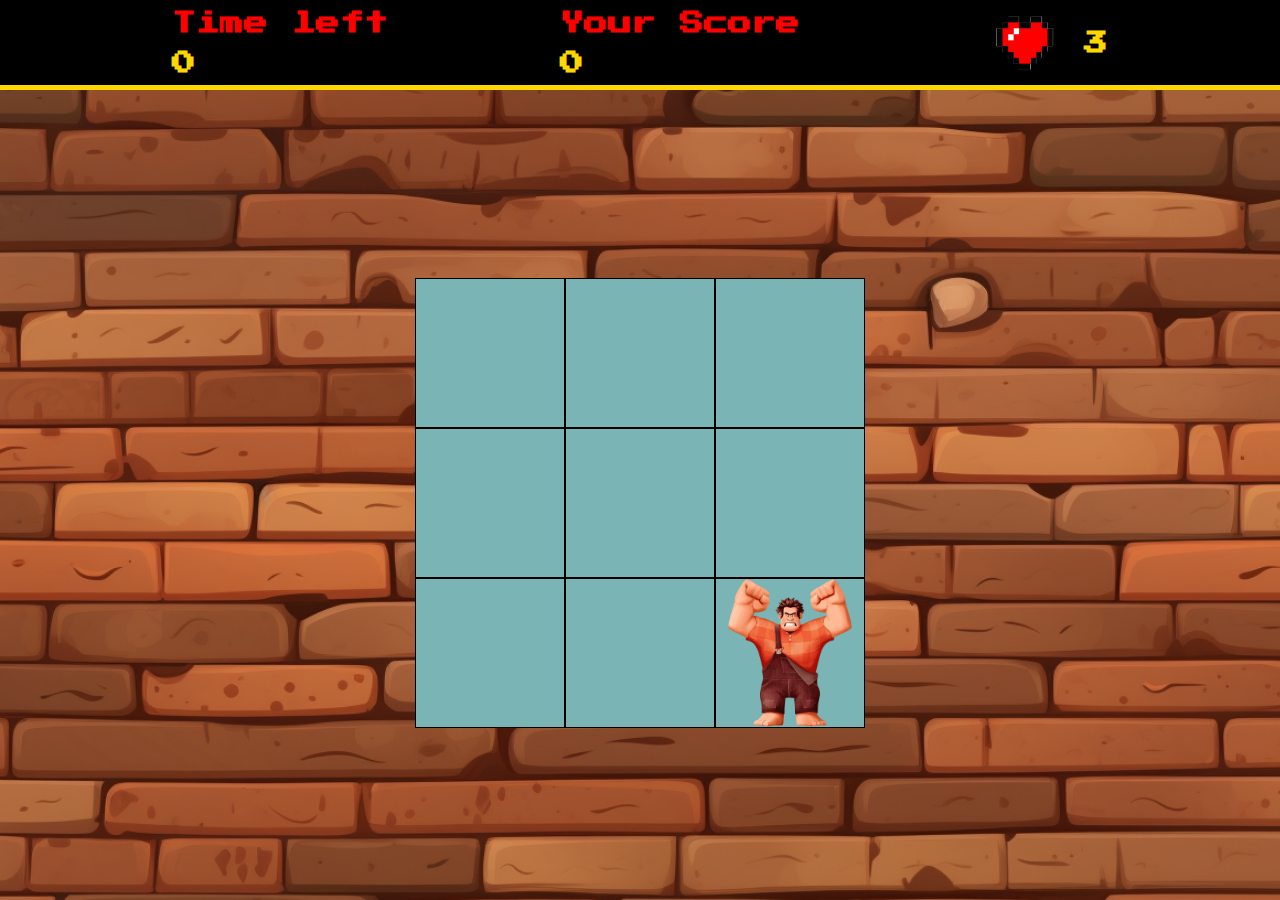
<file: detona-ralph-aula/index.html>
<!DOCTYPE html>
<html lang="pt-br">
<head>
    <meta charset="UTF-8">
    <meta name="viewport" content="width=device-width, initial-scale=1.0">
    <title>Detona Ralph</title>

    <link rel="preconnect" href="https://fonts.googleapis.com">
    <link rel="preconnect" href="https://fonts.gstatic.com" crossorigin>
    <link href="https://fonts.googleapis.com/css2?family=Press+Start+2P&display=swap" rel="stylesheet">
    <!--  -->
    <!--styles-->
    <link rel="stylesheet" href="./src/styles/reset.css">
    <link rel="stylesheet" href="./src/styles/main.css">
</head>
<body>

    <div class="container">
        <div class="menu">
            <div class="menu-time">
                <h2 style="color:red;">Time left</h2>
                <h2 id="time-left">0</h2>
            </div>
            <div class="menu-score">
                <h2 style="color: red;">Your Score</h2>
                <h2 id="score">0</h2>
            </div>
            <div class="menu-lives">
                <img src="./src/images/heart.png" alt="" style="height: 60px;">
                <h2 id="live">x3</h2>
            </div>
        </div>

        <div class="panel">
            <div class="panel-row">
                <div class="square enemy" id="1"></div>
                <div class="square" id="2"></div>
                <div class="square" id="3"></div>
            </div>

            <div class="panel-row">
                <div class="square" id="4"></div>
                <div class="square" id="5"></div>
                <div class="square" id="6"></div>
            </div>

            <div class="panel-row">
                <div class="square" id="7"></div>
                <div class="square" id="8"></div>
                <div class="square" id="9"></div>
            </div>
        </div>
    </div>

    <script defer src="./src/scripts/engine.js"></script>
</body>
</html>
</file>
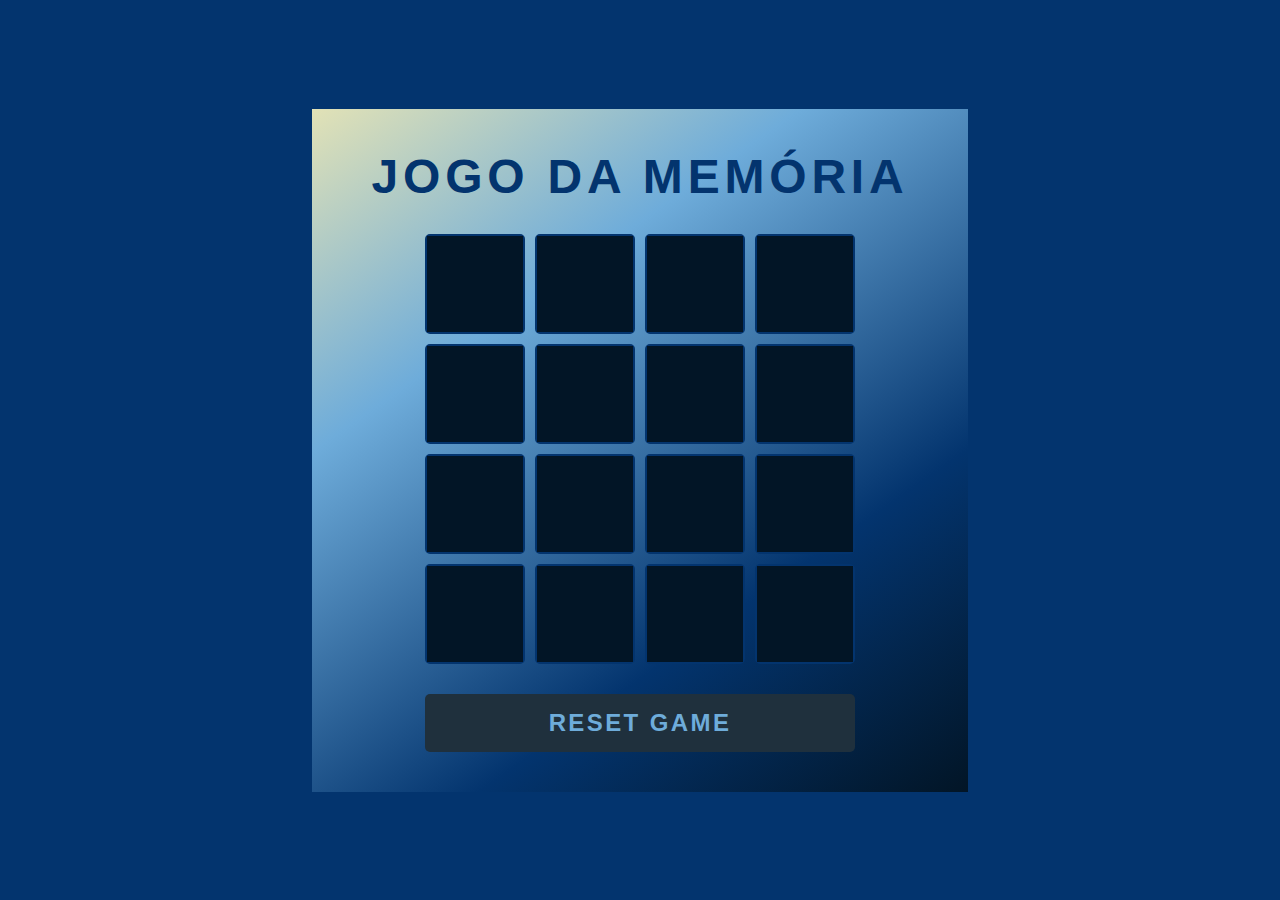
<file: memory-game/index.html>
<!DOCTYPE html>
<html lang="pt-BR">
<head>
    <meta charset="UTF-8">
    <meta name="viewport" content="width=device-width, initial-scale=1.0">
    <title>Jogo da Memória</title>
    <link rel="stylesheet" href="./src/styles/reset.css">
    <link rel="stylesheet" href="./src/styles/main.css">
    
</head>
<body>
    <div class="container">
        <h2>JOGO DA MEMÓRIA</h2>
        <div class="game"></div>
        <button class="reset" onclick="window.location.reload()">RESET GAME</button>
    </div>


    <script src="./src/scripts/script.js" defer></script>
</body>
</html>
</file>
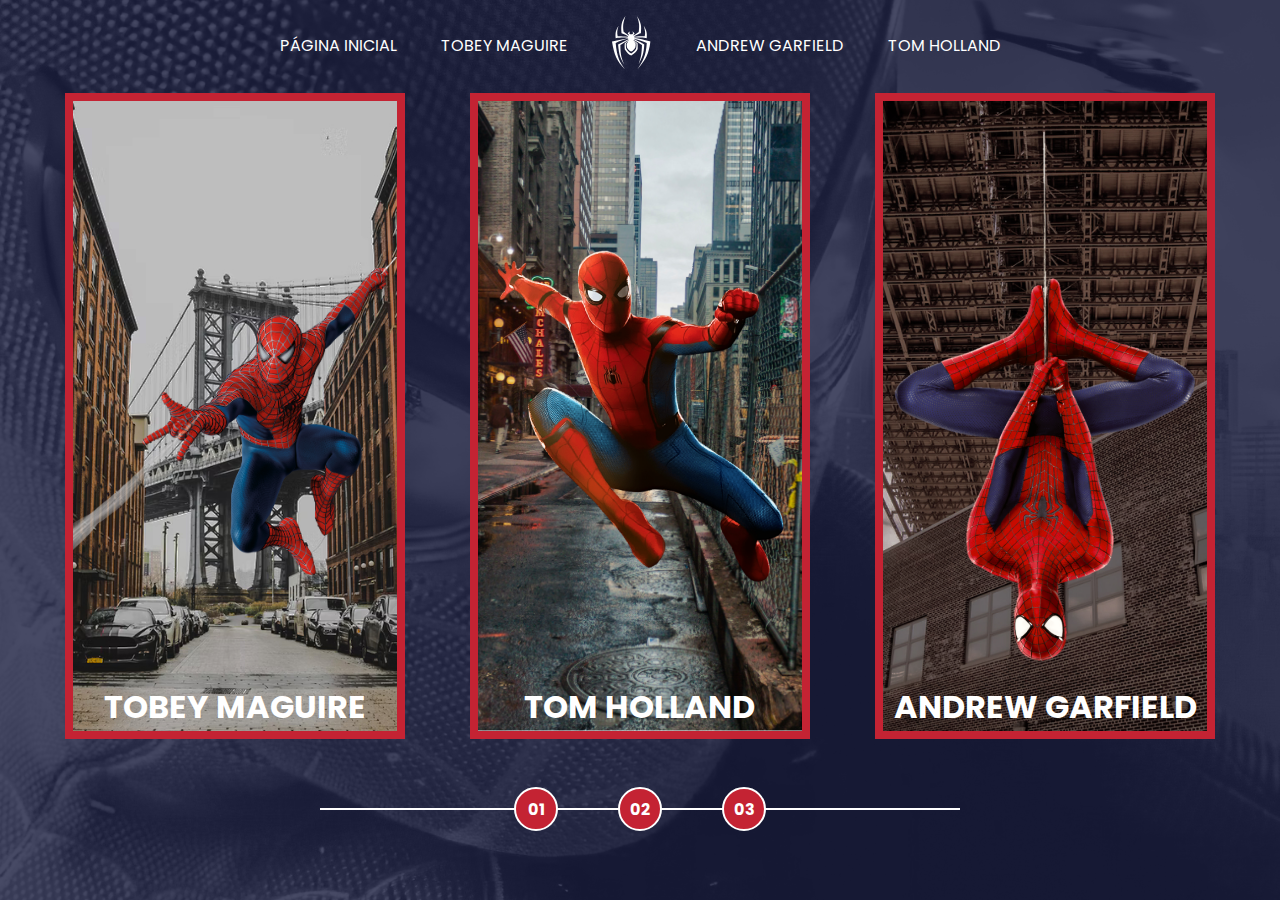
<file: multiverso-spider-man/index.html>
<!DOCTYPE html>
<html lang="pt-br">
<head>
    <meta charset="UTF-8">
    <meta name="viewport" content="width=device-width, initial-scale=1.0">
    <!-- CSS  -->
    <link rel="stylesheet" href="/multiverso-spider-man/assets/css/home-page-style.css">

    <script src="assets/script/card-hover-animation.js"></script>

    <title>Spider Man | Multiverse</title>
</head>
<body>
    <nav class="spider-menu">
        <ul>
            <li class="spider-menu__item">
                <a href="/">Página Inicial</a>
            </li>
            <li class="spider-menu__item">
                <a href="#">Tobey Maguire</a>
            </li>
            <li class="spider-menu__item spider-menu__icon">
                <img src="assets/images/icons/spider.svg" alt="aranha toda branca">
            </li>
            <li class="spider-menu__item">
                <a href="#">Andrew Garfield</a>
            </li>
            <li class="spider-menu__item">
                <a href="#">Tom holland</a>
            </li>
        </ul>
    </nav> <!----------------------------------------spider menu-->

    <div class="spider-container">
        <a href="#" class="spider-card" id="spider-man-01">
            <img src="./assets/images/pic-sm-bg-01.jpg" class="spider-card__background" alt="">
            <img src="./assets/images/spider-man-01.png" class="spider-card__image"
            alt="Tobey Maguire">
            <h2 class="spider-card__title">Tobey Maguire</h2>
        </a>
        <a href="#" class="spider-card" id="spider-man-02">
            <img src="./assets/images/pic-sm-bg-02.jpg" class="spider-card__background" alt="">
            <img src="./assets/images/spider-man-02.png" class="spider-card__image"
            alt="Tom holland">
            <h2 class="spider-card__title">Tom holland</h2>
        </a>
        <a href="#" class="spider-card" id="spider-man-03">
            <img src="./assets/images/pic-sm-bg-03.jpg" class="spider-card__background" alt="">
            <img src="./assets/images/spider-man-03.png" class="spider-card__image" alt="Andrew Garfield">
            <h2 class="spider-card__title">Andrew Garfield</h2>
        </a>
    </div> <!-------------------------------------spider container-->

    <div class="spider-controller">
        <div class="spider-controller__button">
            01
        </div>
        <div class="spider-controller__button">
            02
        </div>
        <div class="spider-controller__button">
            03
        </div>
        <div class="spider-controller__line"></div>
    </div><!---------------------------------------spider controller-->

    
</body>
</html>
</file>
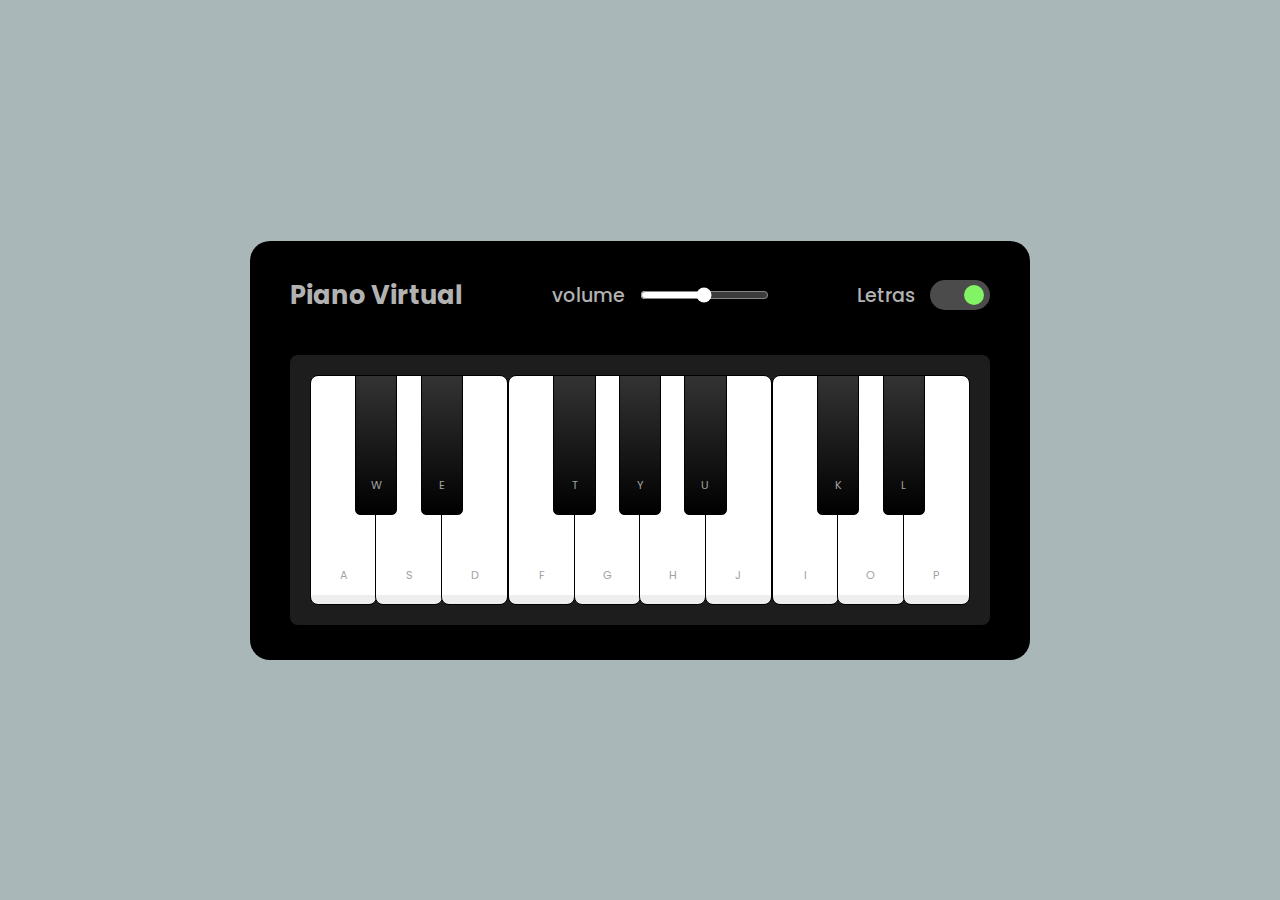
<file: piano/index.html>
<!DOCTYPE html>
<html lang="pt-br">
<head>
    <meta charset="UTF-8">
    <meta name="viewport" content="width=device-width, initial-scale=1.0">

    <link rel="preconnect" href="https://fonts.googleapis.com">
    <link rel="preconnect" href="https://fonts.gstatic.com" crossorigin>
    <link href="https://fonts.googleapis.com/css2?family=Poppins:ital,wght@0,100;0,200;0,300;0,400;0,500;0,600;0,700;0,800;0,900;1,100;1,200;1,300;1,400;1,500;1,600;1,700;1,800;1,900&display=swap" rel="stylesheet">

    
    <link rel="stylesheet" href="./src/styles/reset.css">
    <link rel="stylesheet" href="./src/styles/main.css">

    <title>Piano Virtual</title>
</head>
<body>
    

    <div class="container">
        <header>
            <h2>Piano Virtual</h2>
            <div class="column volume-slider">
                <span>volume</span> <input type="range" min="0" max="1" value="0.5" step="any">
            </div>
            <div class="column keys-check">
                <span>Letras</span> <input type="checkbox" name="" id="" checked>
            </div>
        </header>
        <ul class="piano-keys">
            <li class="key white" data-key="a"><span>a</span></li>
            <li class="key black" data-key="w"><span>w</span></li>
            <li class="key white" data-key="s"><span>s</span></li>
            <li class="key black" data-key="e" ><span>e</span></li>
            <li class="key white" data-key="d"><span>d</span></li>
            <li class="key white" data-key="f"><span>f</span></li>
            <li class="key black" data-key="t"><span>t</span></li>
            <li class="key white" data-key="g"><span>g</span></li>
            <li class="key black" data-key="y"><span>y</span></li>
            <li class="key white" data-key="h"><span>h</span></li>
            <li class="key black" data-key="u"><span>u</span></li>
            <li class="key white" data-key="j"><span>j</span></li>
            <li class="key white" data-key="k"><span>i</span></li>
            <li class="key black" data-key="o"><span>k</span></li>
            <li class="key white" data-key="l"><span>o</span></li>
            <li class="key black" data-key="p"><span>l</span></li>
            <li class="key white" data-key="i"><span>p</span></li>
        </ul>



    </div>


    <script src="./src/scripts/engine.js" defer></script>
</body>
</html>
</file>
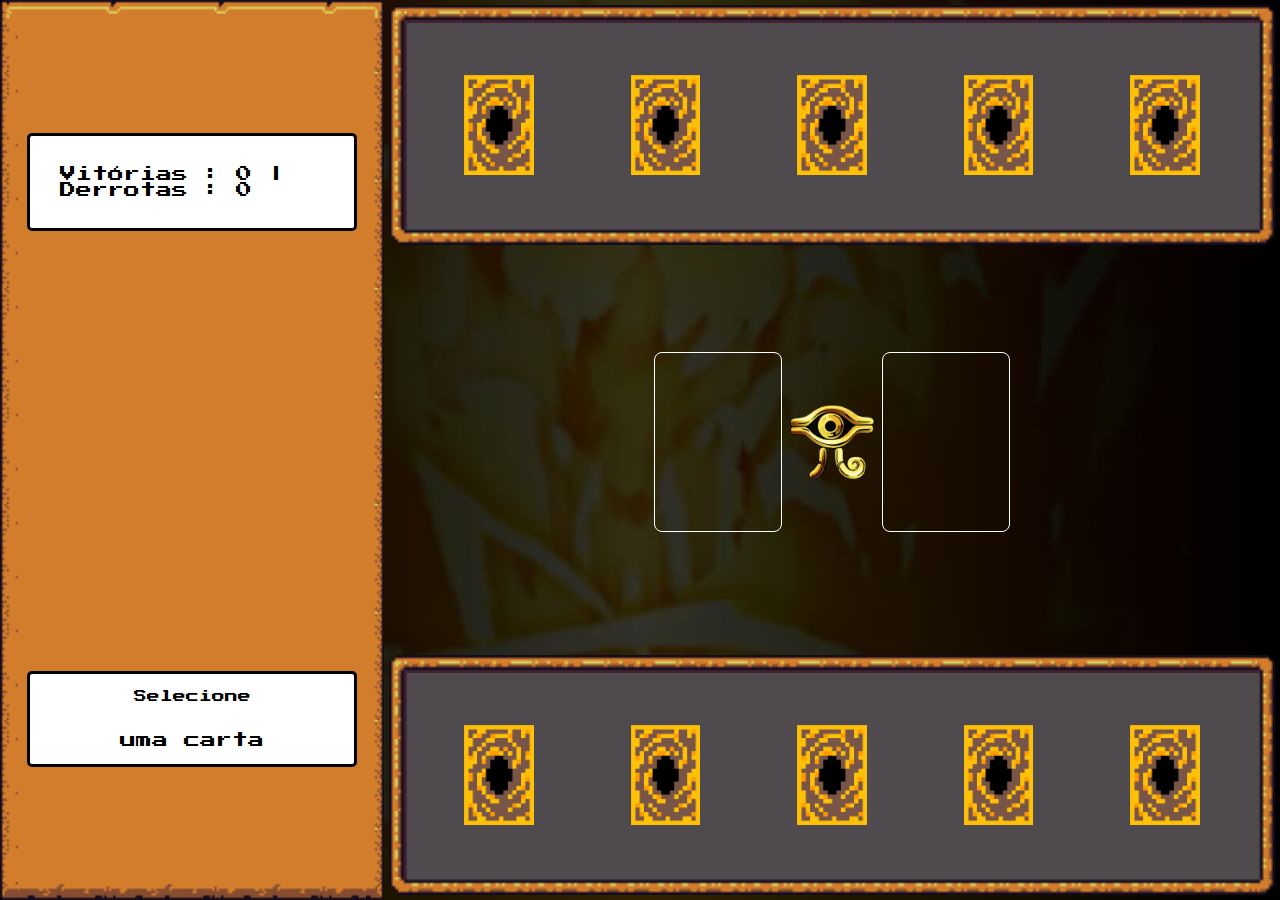
<file: yugioh/index.html>
<!DOCTYPE html>
<html lang="pt-BR">
<head>
    <meta charset="UTF-8">
    <meta name="viewport" content="width=device-width, initial-scale=1.0">
    <!-- reset css -->
    <link rel="stylesheet" href="./src/styles/reset.css">
    <!-- framework -->
     <link rel="stylesheet" href="./src/styles/containers_and_frames.css">
     <link rel="stylesheet" href="./src/styles/buttons.css">

    <!-- Favicon -->
     <link rel="shortcut icon" href="./src/assets/favicon/Favicon.ico" type="image/x-icon">


     <!-- fonts -->

     <link rel="preconnect" href="https://fonts.googleapis.com">
     <link rel="preconnect" href="https://fonts.gstatic.com" crossorigin>
     <link href="https://fonts.googleapis.com/css2?family=Press+Start+2P&display=swap" rel="stylesheet">

     <!-- main style -->
      <link rel="stylesheet" href="./src/styles/main.css">

    <title>YU-GI-OH  jo-ken-po Edition</title>
</head>
<body>

    <audio id="bgm" loop>
        <source src="./src/assets/audios/egyptian_duel.mp3" type="audio/mp3" />
    </audio>
    
    <div class="bg-video">
        <video class="video" autoplay loop muted>
            <source src="src/assets/video/yugi.mp4" type="video/mp4" />
        </video>
    </div>
    
    <div class="container">
        <div class="container__left framed-golden-2">

            <div class="score_box frame">
                <span id="score_points">Vitórias : 0 | Derrotas : 0</span>
            </div>

            <div class="menu_avatar">
                <img id="card-image">
                
            </div>

            <div class="card_details frame">
                <p id="card-name">Selecione</p>
                <p id="card-type">uma carta</p>
            </div>

        </div>

        <div class="container__right">
            <div class="card-box__container">
                <div class="card_box framed" id="computer-cards">
                    
                </div>

                <div class="card-versus__container">
                    <div class="versus-top">
                        <div class="card-infield">
                            <img id="player-field-card" height="180px" width="125px">
                        </div>
                        
                        <img src="./src/assets/icons/millenium2.png" alt="" height="100px">

                        <div class="card-infield">
                            <img id="computer-field-card" height="180px" width="125px">
                        </div>
                    </div>
                    <div class="versus-bottom">
                        <button id="next-duel" class="rpgui-button" onclick="resetDuel()">GANHOU</button>
                    </div>
                </div>

                <div class="card_box framed" id="player-cards">
                    
                </div>
            </div>
        </div>
    </div>


    <script src="src/scripts/engine.js" defer></script>
</body>
</html>
</file>
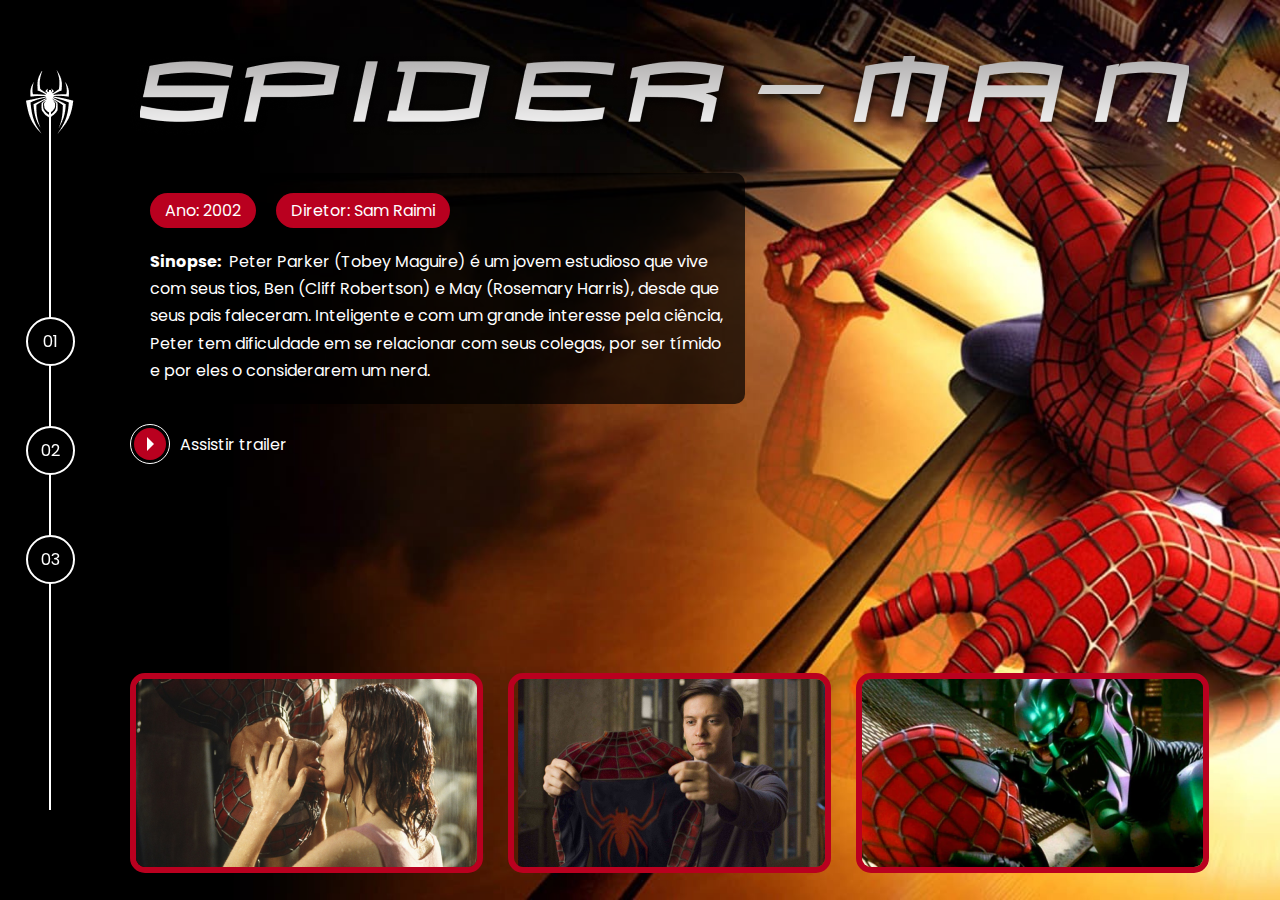
<file: multiverso-spider-man/pages/tobey-maguire/spiderman1.html>
<!DOCTYPE html>
<html lang="pt-BR">
<head>
    <meta charset="UTF-8">
    <meta name="viewport" content="width=device-width, initial-scale=1.0">
    <title>Multiverse | Spiderman</title>
    <link rel="stylesheet" href="/multiverso-spider-man/assets/css/internal.css">

    <link rel="stylesheet" href="https://cdn.jsdelivr.net/npm/@fancyapps/ui@5.0/dist/fancybox/fancybox.css" />

</head>
<body>
    <div class="spider-wrapper">
        <div class="s-left-column">
            
            <nav class="navigator">
                <div class="navigator__icon">
                <a href="../../index.html">
                    <img src="../../assets/images/icons/spiderman1.png" alt="">
                </a>
                </div>
                <ul>
                    <li><a href="#01">01</a></li>
                    <li><a href="#02">02</a></li>
                    <li><a href="#03">03</a></li>
                </ul>
            </nav>
        </div>
        <div class="s-main-content spiderman-01-01">
            <div class="s-main-content__top">
                <div class="s-logo">
                    <img src="../../assets/images/spiderman-tobey/movie-01/logo.png" alt="Spiderman (2002)" title="Spiderman (2002)">
                </div>

                <div class="s-description">
                    <div class="pills">
                        <ul>
                            <li>Ano: 2002</li>
                            <li>Diretor: Sam Raimi</li>
                        </ul>
                    </div>

                    <div class="s-description__text">
                        <p> <strong>Sinopse:</strong>&nbsp;
                            Peter Parker (Tobey Maguire) é um jovem estudioso que vive com seus tios, Ben (Cliff Robertson) e May (Rosemary Harris), desde que seus pais faleceram. Inteligente e com um grande interesse pela ciência, Peter tem dificuldade em se relacionar com seus colegas, por ser tímido e por eles o considerarem um nerd.
                        </p>
                    </div>
                </div>

                <div class="s-links">
                    <ul>
                        <li>
                            <a href="https://www.youtube.com/watch?v=t06RUxPbp_c" class="link-button" target="_blank">
                                <span class="icon">
                                    <div class="play-icon">&nbsp;</div>
                                </span>
                                <span class="label">
                                    Assistir trailer
                                </span>
                            </a>
                        </li>
                    </ul>
                </div>
            </div>


            <div class="s-main-content__bottom">
                <div class="gallery">
                    <ul>
                        <li>
                            <a data-fancybox  href="../../assets/images/spiderman-tobey/movie-01/gallery/image-01-full.jpg"> 
                                <img src="../../assets/images/spiderman-tobey/movie-01/gallery/image-01.png" alt="">
                            </a>
                        </li>
                        <li>
                            <a data-fancybox href="../../assets/images/spiderman-tobey/movie-01/gallery/image-02-full.jpg">
                                <img src="../../assets/images/spiderman-tobey/movie-01/gallery/image-02.png" alt="">
                            </a>
                        </li>
                        <li>
                            <a data-fancybox href="../../assets/images/spiderman-tobey/movie-01/gallery/image-03-full.jpg">
                                <img src="../../assets/images/spiderman-tobey/movie-01/gallery/image-03.png" alt="">
                            </a>
                        </li>
                    </ul>
                </div>
            </div>
        </div>
    </div>


<script src="https://cdn.jsdelivr.net/npm/@fancyapps/ui@5.0/dist/fancybox/fancybox.umd.js"></script>


</body>
</html>
</file>
<file: detona-ralph-aula/src/styles/main.css>
.container {
    display: flex;
    flex-direction: column;
    height: 100vh;
    background-image: url("../images/wall3.png");
    background-repeat: no-repeat;
    background-size: cover;
}

.menu {
    display: flex;
    justify-content: space-evenly;
    align-items: center;

    height: 90px;
    width: 100%;
    background-color: #000000;
    color: #fff;
    border-bottom: 5px solid gold;
}

.panel {
    margin-top: 1rem;
    display: flex;
    align-items: center;
    justify-content: center;
    height: 100%;
    
    
}

.square {
    height: 150px;
    width: 150px;
    border: 1px solid #000;
    background-color: #7bb4b4;
}

.enemy {
    background-image: url("../images/ralph2.png");
    background-size: cover;
}

.menu-lives {
    display: flex;
    align-items: center;
    gap: 5px;
}

.menu-lives h2 {
    color: gold;
}

.menu-time, .menu-score {
    margin-top: 1rem;
    
}

.menu-score h2:nth-child(2),
.menu-time h2:nth-child(2) {
    margin: 1rem 0;
    color: gold;
}
</file>
<file: memory-game/src/styles/main.css>
body{
    display: flex;
    justify-content: center;
    align-items: center;
    min-height: 100vh;
    background: #03346E;
    user-select: none;
}

.container {
    position: relative;
    display: flex;
    flex-direction: column;
    justify-content: center;
    align-items: center;
    gap: 30px;
    background: linear-gradient(325deg,
     #021526 0%,
     #03346E 30%, 
     #6EACDA 70%,
     #E2E2B6 100%);
     padding: 40px 60px;
}

h2 {
    font-size: 3em;
    color: #03346E;
    text-transform: uppercase;
    letter-spacing: 0.1em;
}


.reset {
    padding: 15px 20px;
    width: 80%;
    color: #6EACDA;
    background-color: #1f303d;
    border: none;
    border-radius: 5px;
    font-size: 1.5em;
    letter-spacing: 0.1em;
    text-transform: uppercase;
    cursor: pointer;
    font-weight: 600;
}

.reset:focus {
    color: #fff;
    background: #03346E;
}

.game {
    
    width: 430px;
    height: 430px;
    display: flex;
    flex-wrap: wrap;
    gap: 10px;
    transform-style: preserve-3d;
    perspective: 500px;
}

.item {
    position: relative;
    width: 100px;
    height: 100px;
    display: flex;
    border-radius: 5px;
    border: 2px solid #03346E;
    align-items: center;
    justify-content: center;
    background-color: #4f7fbb;

    font-size: 3em;
    transform: rotateY(180deg);
    transition: 0.25s;
}

.item::after {
    content: "";
    position: absolute;
    inset: 0;
    background: #021526;
    /* opacity: 0.85; */
    transition:  0.25s;
    transform: rotateY('0deg');
    backface-visibility: hidden;
}

.item.boxOpen {
    transform: rotateY(0deg);
}

.boxOpen::after,
.boxMatch::after {
    transform: rotateY(180deg);
}
</file>
<file: piano/src/styles/main.css>
body{
    display: flex;
    align-items: center;
    justify-content: center;
    min-height: 100vh;
    background-color: #aab7b8;

    color: #fff;
}

.container {
    width: 780px;
    border-radius: 20px;
    padding: 35px 40px;
    
    background-color: black;

}

.container header{
    color:#b2b2b2;
    display: flex;
    align-items: center;
    justify-content: space-between;
    

}

header h2 {
    font-size: 1.6rem;

}

header .column {
    display: flex;
    align-items: center;

}

header .column span {
    font-weight: 500;
    margin-right: 15px;
    font-size: 1.19rem;
}

.volume-slider input {
    accent-color: #fff;
}

.keys-check input {
    width: 60px;
    height: 30px;
    appearance: none;
    border-radius: 30px;
    background-color: #4b4b4b;
    cursor: pointer;
    position: relative;
}

.keys-check input::before{
    content: "";
    height: 20px;
    width: 20px;
    background-color: #fff;
    position: absolute;
    top: 50%;
    left: 0.3rem;
    border-radius: inherit;
    transform: translateY(-50%);
    transition: all 0.3s ease;
}

.keys-check input:checked::before{
    left: 2.1rem;
    background-color:#83f366;
}

.piano-keys{
    display: flex;
    margin-top: 40px;
    background: #1d1d1d;
    padding: 20px;
    border-radius: 8px;
}

.piano-keys .key {
    cursor: pointer;
    list-style: none;
    color: #a2a2a2;
    user-select: none;
    position: relative;
    text-transform: uppercase;
}

.piano-keys .white {
    border: 1px solid black;
    border-radius: 8px;
    width: 70px;
    height: 230px;
    background: linear-gradient(#fff 96%, #eee 4%);
}

.piano-keys .white strong {
    color: #333;
    font-weight: bold;
}
.piano-keys .black {
    border: 1px solid black;
    z-index: 2;
    margin: 0 -22px 0 -22px;
    border-radius: 0 0 5px 5px;
    width: 44px;
    height: 140px;
    background: linear-gradient(#333, #000);
}


.piano-keys span {
    
    position: absolute;
    bottom: 20px;
    width: 100%;
    text-align: center;
    font-size: .7rem;
}


.piano-keys .white.active{
    box-shadow: inset -2px 5px 5px rgba(0,0,0,0.5);
    background: linear-gradient(bottom #fff 0%, #eee 100%);
}

.piano-keys .black.active{
    box-shadow: inset -2px 5px 10px rgba(255,255,255,0.1);
    background: linear-gradient(bottom #000 , #434343);
}

.piano-keys .key.hide span {
    display: none;
}
</file>
<file: yugioh/src/styles/containers_and_frames.css>
/**
* customized divs (containers) and framed objects (background and frame image).
*/

/* game div without background image*/
.rpgui-container {
  /* position style and default z */
  position: fixed;
  z-index: 10;

  overflow: show;
}

/* game div with background image*/
.framed {
  /* border */
  border-style: solid;
  border-image-source: url("../assets/rpg/border-image.png");
  border-image-repeat: repeat;
  border-image-slice: 6 6 6 6;
  border-image-width: 18px;
  border-width: 15px;
  padding: 12px;

  /* internal border */
  box-sizing: border-box;
  -moz-box-sizing: border-box;
  -webkit-box-sizing: border-box;

  /* background */
  background: url("../assets/rpg/background-image.png") repeat repeat;
  background-clip: padding-box;
  background-origin: padding-box;
  background-position: center;
}

/* game div with golden background image*/
.framed-golden {
  /* border */
  border-style: solid;
  border-image-source: url("../assets/rpg/border-image-golden.png");
  border-image-repeat: repeat;
  border-image-slice: 4 4 4 4;
  border-image-width: 18px;
  border-width: 15px;
  padding: 12px;

  /* internal border */
  box-sizing: border-box;
  -moz-box-sizing: border-box;
  -webkit-box-sizing: border-box;

  /* background */
  background: url("../assets/rpg/background-image-golden.png") repeat repeat;
  background-clip: padding-box;
  background-origin: padding-box;
  background-position: center;
}

/* game div with golden2 background image*/
.framed-golden-2 {
  /* border */
  border-style: solid;
  border-image-source: url("../assets/rpg/border-image-golden2.png");
  border-image-repeat: repeat;
  border-image-slice: 8 8 8 8;
  border-image-width: 18px;
  border-width: 15px;
  padding: 12px;

  /* internal border */
  box-sizing: border-box;
  -moz-box-sizing: border-box;
  -webkit-box-sizing: border-box;

  /* background */
  background: url("../assets/rpg/background-image-golden2.png") repeat repeat;
  background-clip: padding-box;
  background-origin: padding-box;
  background-position: center;
}

/* game div with soft grey background image*/
.framed-grey {
  position: relative;

  /* border */
  border-style: solid;
  border-image-source: url("../assets/rpg/border-image-grey.png");
  border-image-repeat: repeat;
  border-image-slice: 3 3 3 3;
  border-image-width: 7px;
  border-width: 7px;
  padding: 12px;

  /* internal border */
  box-sizing: border-box;
  -moz-box-sizing: border-box;
  -webkit-box-sizing: border-box;

  /* background */
  background: url("../assets/rpg/background-image-grey.png") repeat repeat;
  background-clip: padding-box;
  background-origin: padding-box;
  background-position: center;
}
</file>
<file: yugioh/src/styles/buttons.css>
/**
* Styling for buttons
*/

/* button style */
.rpgui-button {
  /* hide button default stuff */
  background-color: Transparent;
  background-repeat: no-repeat;
  border: none;
  overflow: hidden;
  outline: none;

  /* background */
  background: url("../assets/rpg/button.png") no-repeat no-repeat;
  background-clip: padding-box;
  background-origin: padding-box;
  background-position: center;
  background-size: 100% 100%;

  /* font size */
  font-size: 1em;

  /* default size and display */
  max-width: 100%;
  min-width: 140px;
  height: 60px;
  display: inline-block;

  /* padding */
  padding-left: 35px;
  padding-right: 35px;
}

/* button hover */
.rpgui-button.hover,
.rpgui-button:hover {
  background-image: url("../assets/rpg/button-hover.png");
}

/* button clicked */
.rpgui-button.down,
.rpgui-button:active {
  background-image: url("../assets/rpg/button-down.png");
}

/* golden button stuff */
.rpgui-button.golden p {
  display: inline-block;
}

/* golden button style */
.rpgui-button.golden {
  /* hide button default stuff */
  background-color: Transparent;
  background-repeat: no-repeat;
  border: none;
  overflow: hidden;
  outline: none;

  /* background */
  background: url("../assets/rpg/button-golden.png") no-repeat no-repeat;
  background-clip: padding-box;
  background-origin: padding-box;
  background-position: center;
  background-size: 100% 80%;

  /* default size and display */
  max-width: 100%;
  min-width: 140px;
  height: 60px;
  display: inline-block;

  /* padding */
  padding-top: 5px;
  padding-left: 35px;
  padding-right: 35px;
  overflow: visible;
}

/* button hover */
.rpgui-button.golden.hover,
.rpgui-button.golden:hover {
  background-image: url("../assets/rpg/button-golden-hover.png");
}

/* button clicked */
.rpgui-button.golden.down,
.rpgui-button.golden:active {
  background-image: url("../assets/rpg/button-golden-down.png");
}

.rpgui-button.golden:before {
  white-space: nowrap;
  display: inline-block;
  content: "";
  width: 34px;
  display: block;
  height: 110%;
  background: transparent url("../assets/rpg/button-golden-left.png") no-repeat
    right center;
  background-size: 100% 100%;
  margin: 0 0 0 0;
  left: 0px;
  float: left;
  margin-left: -46px;
  margin-top: -5%;
}

.rpgui-button.golden:after {
  white-space: nowrap;
  display: block;
  content: "";
  width: 34px;
  height: 110%;
  background: transparent url("../assets/rpg/button-golden-right.png") no-repeat
    left center;
  background-size: 100% 100%;
  margin: 0 0 0 0;
  right: 0px;
  float: right;
  margin-right: -46px;
  margin-top: -5%;
}

/*
.rpgui-button.golden:hover:before {

  background-image: url('img/button-golden-left-hover.png');
}

.rpgui-button.golden:hover:after {

  background-image: url('img/button-golden-right-hover.png');
}
*/
</file>
<file: yugioh/src/styles/main.css>
body {
    cursor: url("../assets/cursor/yugicursor.png"), default;
}

button, a, img:hover, button:hover, a:hover{
    cursor: url("../assets/cursor/yamiyugicursorGLOW.png"), auto;
}

.bg-video {
    position: absolute;
    z-index: -2;
    width: 100vw;
    height: 100vh;
    overflow: hidden;
    display: flex;
    justify-content: center;
}

.bg-video .video {
    height: 100vh;
}

.bg-video::after {
    content: '';
    position: absolute;
    top: 0;
    left: 0;
    height: 100vh;
    width: 100vw;
    background: linear-gradient(90deg,
        rgba(0,0,0,1)0%,
        rgba(0,0,0,0.8)50%,
        rgba(0,0,0,1)100%
    );
}

.container {
    position: relative;
    z-index: 3;
    display: flex;
    height: 100vh;
}

.container__left {
    
    width: 30%;
    min-width: 300px;
    display: flex;
    flex-direction: column;
    align-items: center;
    justify-content: space-around;
}

.container__right {
    width: 70%;
}

.score_box{
    border: 1px solid red;
    background-color: #fff;
    padding: 30px;

}

.frame {
    border: 3px solid #000;
    border-radius: 5px;
}



.card_details{
    
    background-color: #fff;
    padding: 1rem;
    display: flex;
    flex-direction: column;
    align-items: center;
    justify-content: space-between;
    height: 6rem;
    width: 100%;
}

#card-name {
    font-size: 0.8rem;
}

#card-type {
    font-size: 1rem;
}

.card-box__container {
    height: 100vh;
    display: flex;
    flex-direction: column;
    justify-content: space-between;
    padding: 0.3rem;
    
}

.card-versus__container {
   
    display: flex;
    justify-content: center;
    align-items: center;
    flex-direction: column;
    padding: 0.1rem;
    height: 300px;
   
}

.versus-top,
.versus-bottom{
    display: flex;
    align-items: center;
    justify-content: center;
}

.versus-bottom{
    margin-top: 1rem;
}

#next-duel{
    display: none;
}

.card_box{
    height: 15rem;
    width: 100%;
    display: flex;
    align-items: center;
    flex-direction: row;
    justify-content: space-around;
}

.card-infield{
    height: 11.2rem;
    width: 8rem;
    border: 1px solid #fff;
    border-radius: 8px;
}



.card {
    transition: transform 0.2s;
}

.card:hover{
    transform: scale(1.2);
}
</file>
<file: multiverso-spider-man/assets/css/home-page-style.css>
@import url('/multiverso-spider-man/assets/css/reset.css');
@import url('/multiverso-spider-man/assets/css/global.css');


body{
    background-color: var(--color-blue2);
}

body::before{
    content: "";
    background-image: url('/multiverso-spider-man/assets/images/spider-man-background.jpg');
    background-repeat: no-repeat;
    background-position: center;
    background-size: cover;
    width: 100%;
    height: 100%;
    position: absolute;
    opacity: 0.2;
    transition: background-image 1s ease-in-out, opacity 1s ease-in-out;
}


/* menu spider man */
.spider-menu{
    padding: 1rem 0;
    width: 100%;
    text-align: center;
    position: relative;
}

.spider-menu__item{
    display: inline-block;
    text-transform: uppercase;
    margin: 0 1.25rem;
}

.spider-menu__icon{
    width: 2.5rem;
    margin: 0 1.25rem;
    vertical-align: middle;
}


/* spider Container  card*/

.spider-container{
    position: relative;
    display: flex;
    align-items: center;
    justify-content: space-evenly;
}

.spider-card{
    border: 0.5rem solid var(--color-red);
    width: calc(100% / 3 - 8%);
    height: 70vh;
    position: relative;
    transition: filter .5s ease-in-out;
}

.spider-card__background{
    width: 100%;
    height: 100%;
    object-fit: cover;
    position: absolute;
    opacity: 1;
    transition: opacity 1s ease-in-out;
}

.spider-card__image{
    width: 100%;
    height: 100%;
    object-fit: contain;
    position: relative;
    transition: 1s ease-in-out;
}

.spider-card__title{
    font-size: 2rem;
    text-transform: uppercase;
    text-align: center;
    position: absolute;
    width: 100%;
    bottom: 0;
    transition: bottom .5s ease-in-out;
}


/* spider controller */

.spider-controller{
    position: relative;
    display: flex;
    justify-content: center;
    align-items: center;
    margin-top: 3rem;
}

.spider-controller__button{
    display: flex;
    align-items: center;
    justify-content: center;
    width: 2.5rem;
    height: 2.5rem;
    border: 2px solid #fff;
    border-radius: 50%;
    background-color: var(--color-red);
    text-align: center;
    font-size: 1rem;
    font-weight: bold;
    cursor:pointer;
    z-index: 1;

    transition: transform 0.3s ease-in-out;
}


.spider-controller__button:nth-child(2){
    margin: 0 3.75rem;
}

.spider-controller__button:hover{
    transform: scale(1.2);
}

.spider-controller__line{
    background-color:#fff ;
    position: absolute;
    width: 50%;
    height: 2px;
}


/* hover animation */


.spider-card--hovered .spider-card__background{
    cursor: pointer;
    opacity: 0;
}

.spider-card--hovered .spider-card__image{
    transform: scale(1.4);
    filter: drop-shadow(30px 10px 4px rgba(0,0,0,0.5));
}



body#spider-man-01-hovered::before{
    background-image: url('/multiverso-spider-man/assets/images/pic-sm-bg-01.jpg');
}

body#spider-man-02-hovered::before{
    background-image: url('/multiverso-spider-man/assets/images/pic-sm-bg-02.jpg');
}

body#spider-man-03-hovered::before{
    background-image: url('/multiverso-spider-man/assets/images/pic-sm-bg-03.jpg');
}

body[id^="spider-man-"]::before{
    opacity: 1;
}

body[id^="spider-man-"] .spider-card:not(.spider-card--hovered){
    filter: grayscale(100%);
}

.spider-card--hovered .spider-card__title{
    bottom: 50%;
}
</file>
<file: multiverso-spider-man/assets/css/internal.css>
@import url('reset.css');
@import url('global.css');
@import url('components/pills.css');
@import url('components/_link-button.css');
@import url('components/_gallery.css');


.spider-wrapper{
    display: flex;
    height: 100vh;
    flex-flow: row nowrap;
    background-color: aqua;
}

.spider-wrapper .s-left-column{

    width: 100px;
    height: 100%;
    display: flex;
    justify-content: center;
    align-items: center;
    position: fixed;
    padding-right: 50px;
    left: 0;
    top: 0;
    z-index: 1;
}

.spider-wrapper .s-main-content{
    height: 100%;
    width: 100%;
    background-color: grey;
    padding-left: 130px;
    
}



/* nav left column **************************** */


.navigator{
    height: 80vh;
    display: flex;
    justify-content: center;
    align-items: center;
    width: 100%;
    position: relative;
}

.navigator ul li{
    margin: 60px 0;
}

.navigator ul li:first-child{
    margin-top: 0;
}


.navigator ul li:last-child{
    margin-bottom: 0;
}

.navigator ul li a{
    color: white;
    border: 2px solid white;
    width: 45px;
    height: 45px;
    border-radius: 50%;
    background-color: black;
    display: flex;
    justify-content: center;
    align-items: center;
    
}

.navigator::before{
    content: '';
    position: absolute;
    top: 0;
    width: 2px;
    height: 100%;
    background-color: white;
    z-index: 0;
}

.navigator ul{
    z-index: 1;
}


.navigator ul li a:hover,
.navigator ul li a.active{
    color: white;
    background-color: var(--primary-color);
}

.navigator .navigator__icon{
    position: absolute;
    top: -20px;
}



/* main */

.spider-wrapper .s-main-content{
    height: 100%;
    width: 100%;
    background-color: gray;
    padding-left: 130px;
}

.spider-wrapper .s-main-content__top{
    height: 80vh;
    display: flex;
    flex-direction: column;
    justify-content: flex-start;
}

.spider-wrapper .s-main-content__bottom{
    height: 20vh;
    display: flex;
    flex-direction: column;
    justify-content: flex-end;
}


/* logo */

.spider-wrapper .s-main-content .s-logo img{
    margin-top: 50px;
    margin-left: 0;
    margin-bottom: 30px;
}


/* texto */

.spider-wrapper .s-main-content__top .s-description{
    background-color: rgba(0,0,0,.7);
    max-width: 50%;
    padding: 20px;
    border-radius: 10px;
}


.spider-wrapper .s-main-content__top .s-description .s-description__text{
    color: white;
    line-height: 170%;
}

.spider-wrapper .s-main-content__top .s-description .pills{
    margin-bottom:20px ;
}

.spider-wrapper .s-main-content .s-links{
    padding: 20px;
    padding-left: 0;
}

.spider-wrapper .s-main-content .s-links ul{
    display: flex;
    flex-direction: row;
}


.spiderman-01-01{
    background-image: url('../images/spiderman-tobey/movie-01/background.png');
    background-size: cover;
}
</file>
